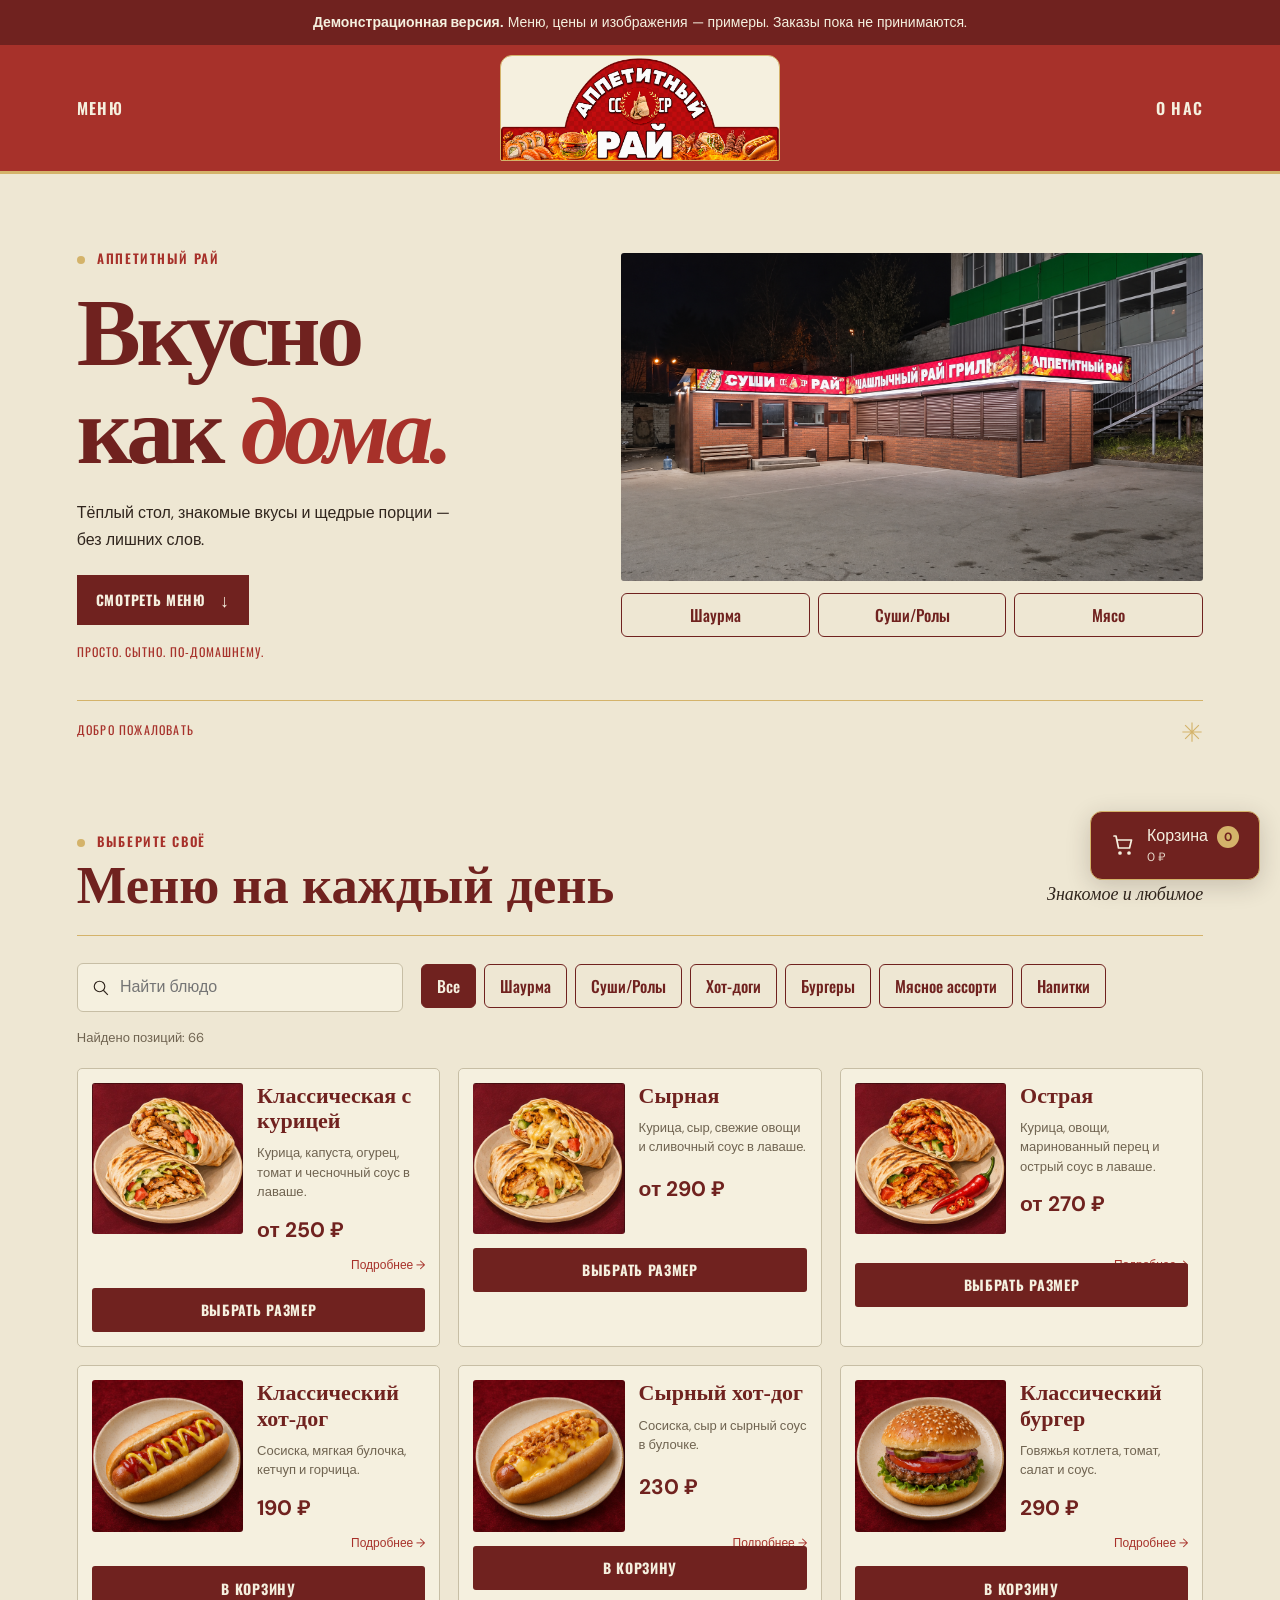
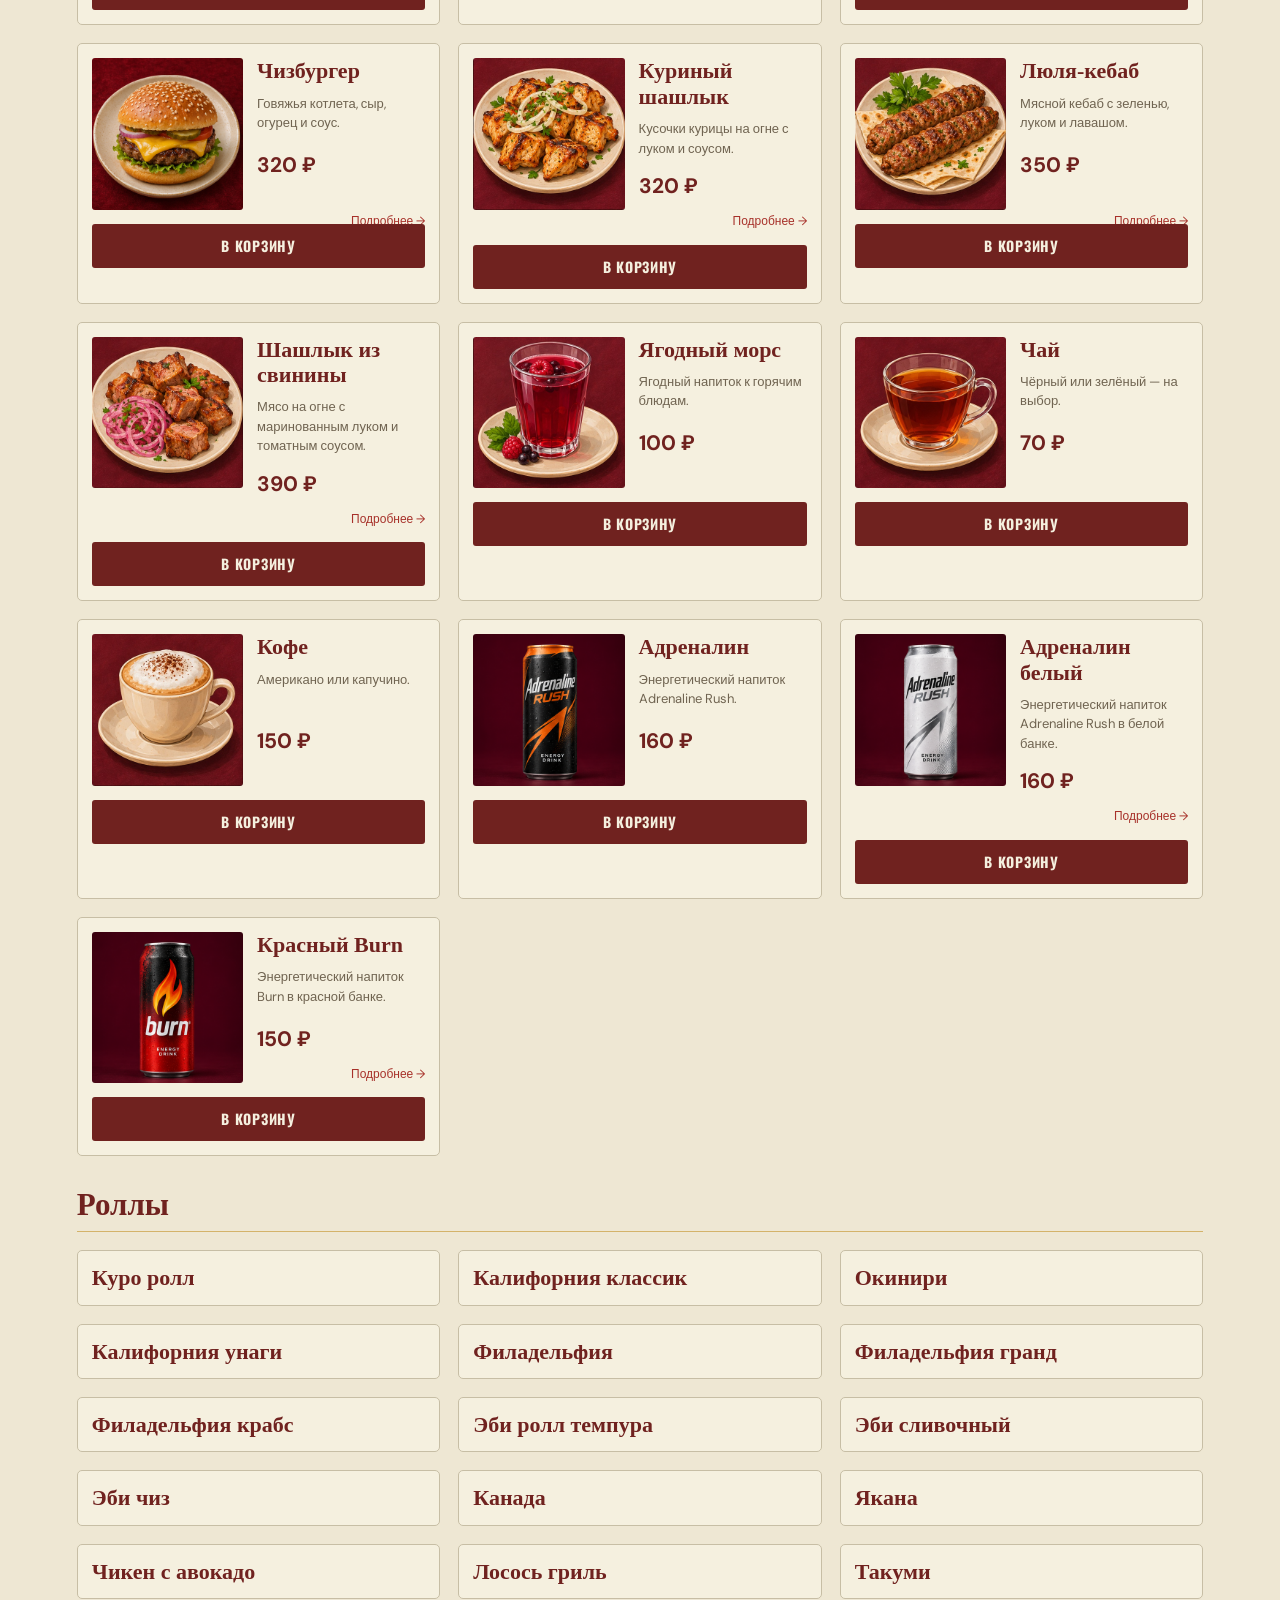
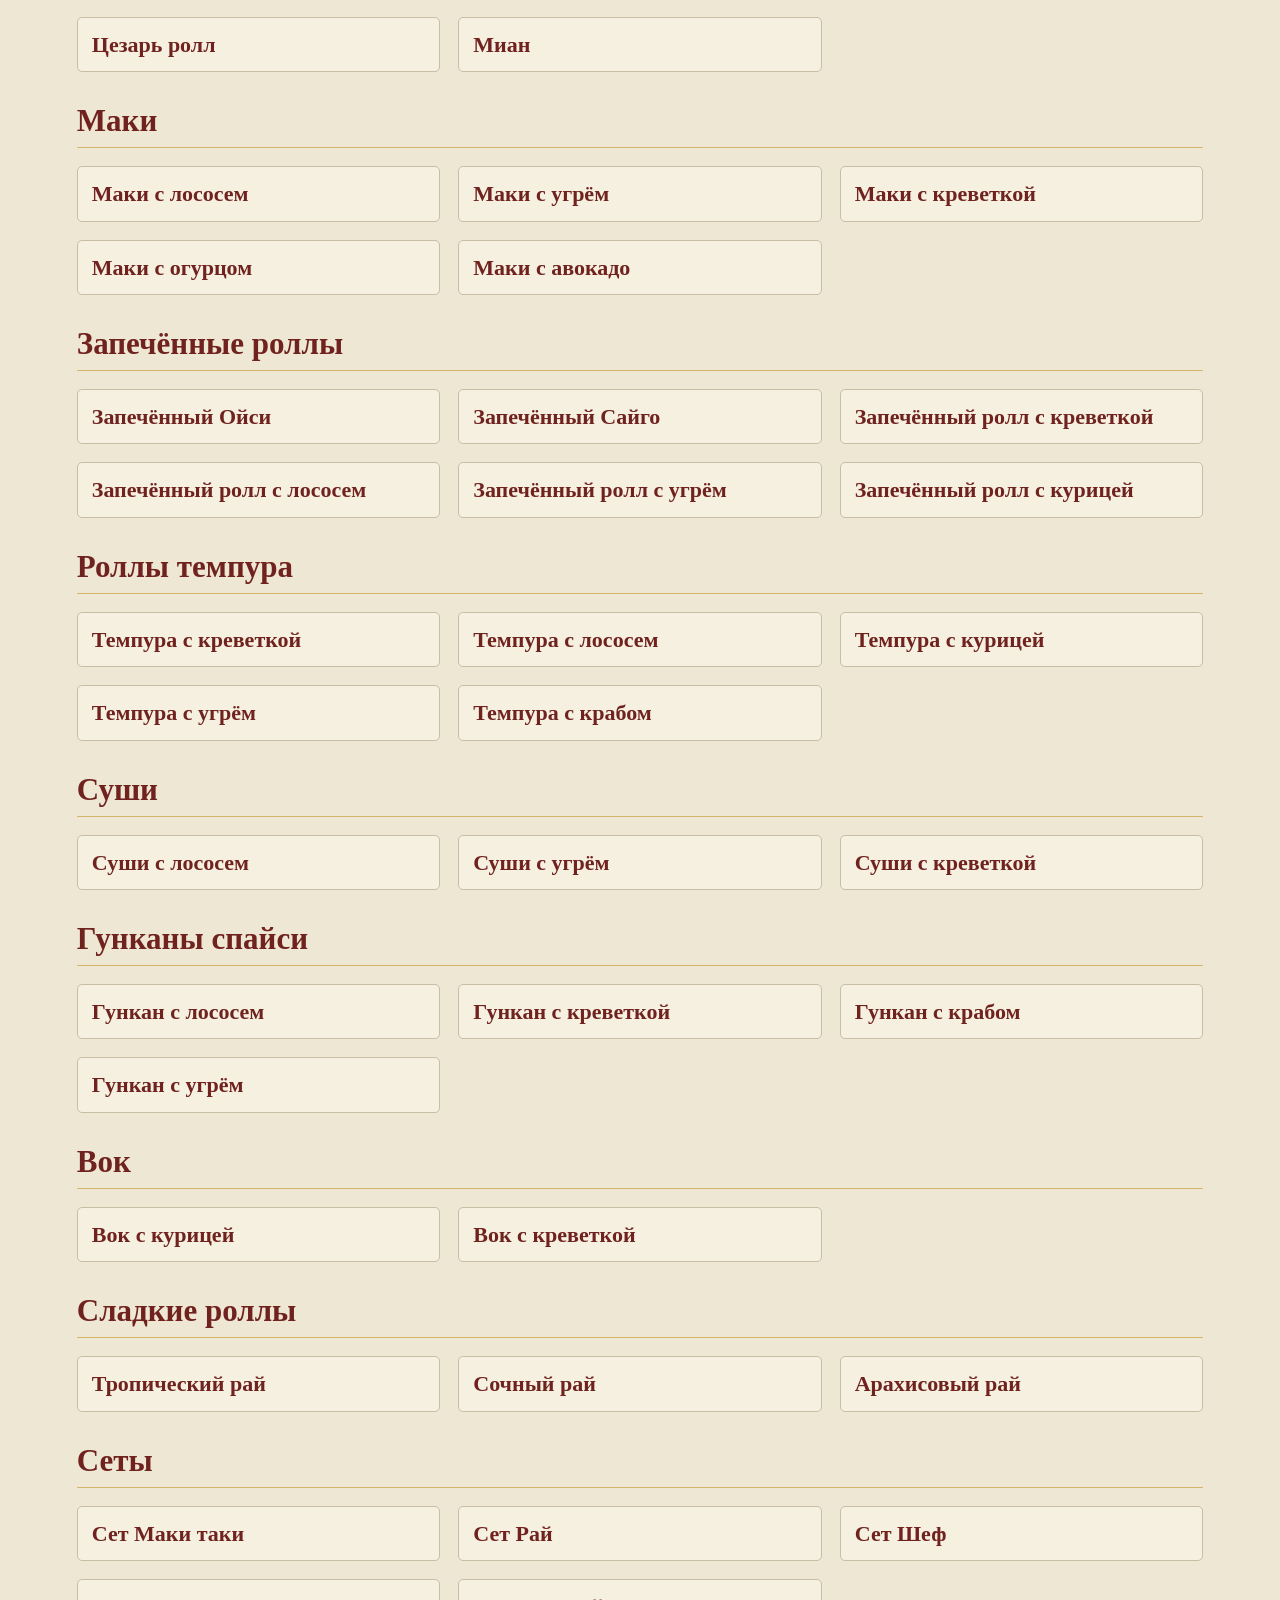
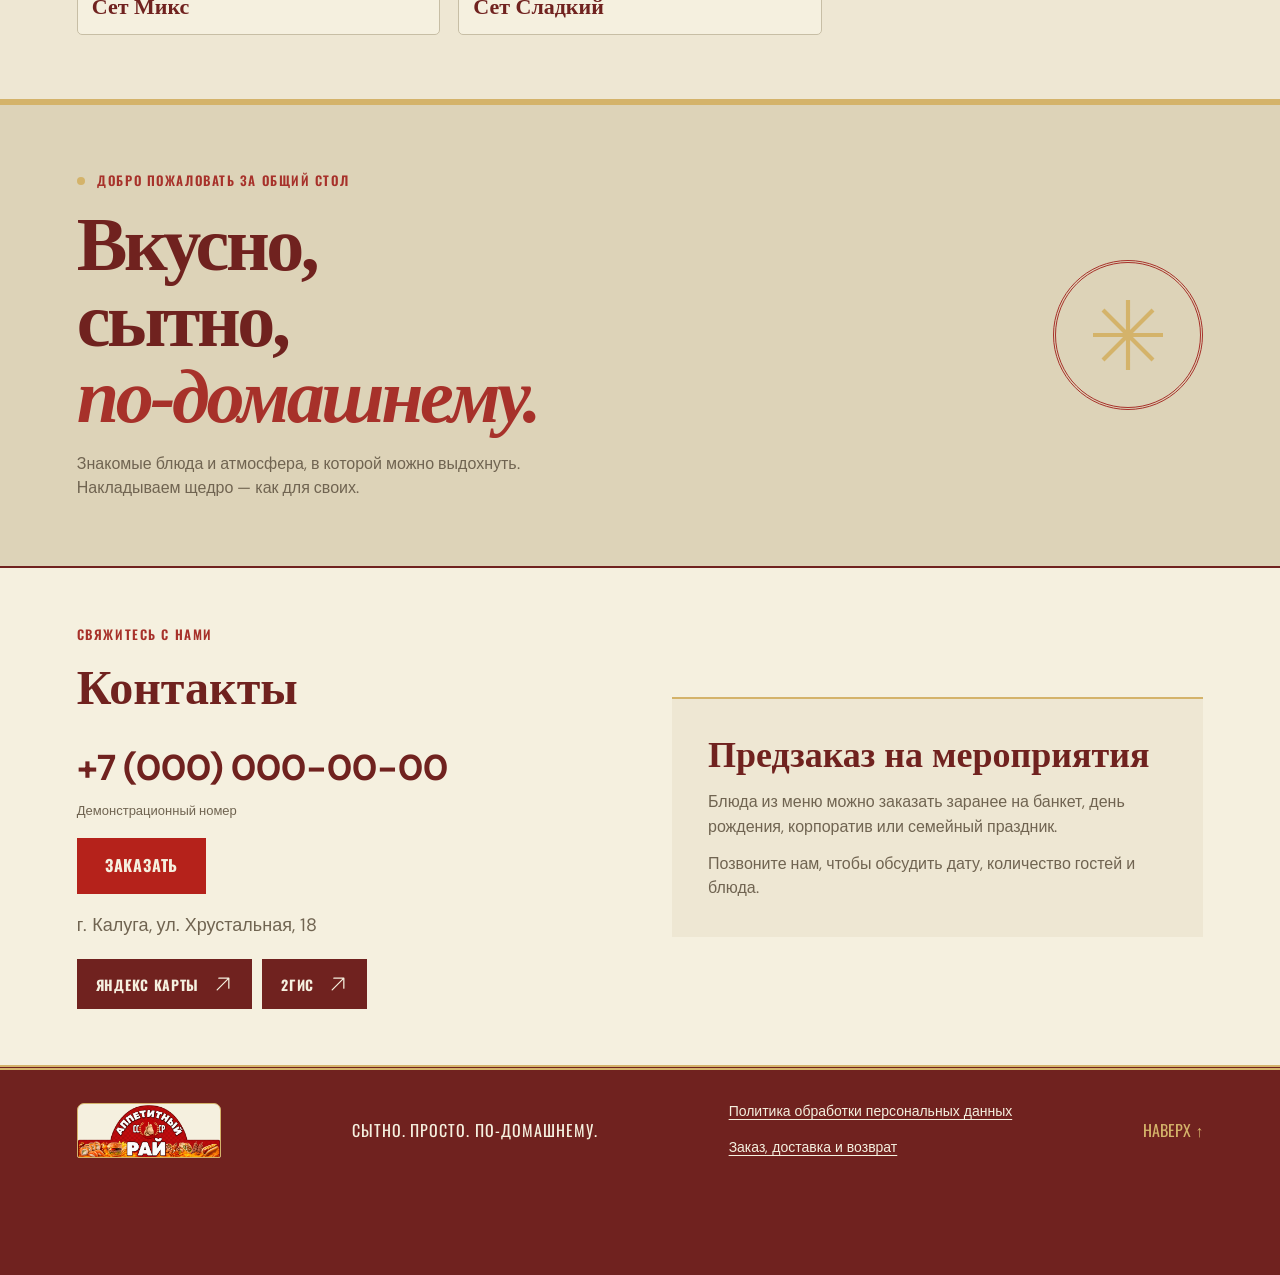
<file: index.html>
<!doctype html>
<html lang="ru">
<head>
  <meta charset="utf-8">
  <meta name="viewport" content="width=device-width, initial-scale=1">
  <meta name="theme-color" content="#a7312a">
  <meta name="description" content="Демонстрационная версия сайта Аппетитный рай. Меню, цены и изображения приведены для примера. Заказы не принимаются.">
  <title>Аппетитный рай — демонстрационная версия</title>
  <link rel="stylesheet" href="styles.css?v=20261116-sushi-rolls">
  <script src="script.js?v=20261116-sushi-rolls" defer></script>
</head>
<body>
  <a class="skip-link" href="#main">Перейти к содержимому</a>
  <aside class="demo-banner" aria-label="Статус сайта"><strong>Демонстрационная версия.</strong> Меню, цены и изображения — примеры. Заказы пока не принимаются.</aside>
  <header class="site-header">
    <div class="nav-wrap">
      <a class="nav-link" href="#categories">Меню</a>
      <a class="brand" href="#home" aria-label="Аппетитный рай — на главную">
        <img src="logo-expanded.png" alt="Аппетитный рай" width="1280" height="641">
      </a>
      <a class="nav-link" href="#about">О нас</a>
      <button class="menu-toggle" type="button" aria-expanded="false" aria-controls="primary-nav" aria-label="Открыть меню">
        <span></span><span></span>
      </button>
      <nav class="primary-nav" id="primary-nav" aria-label="Основная навигация">
        <a href="#categories">Меню</a>
        <a href="#about">О нас</a>
      </nav>
    </div>
  </header>
  <main id="main">
    <section class="hero" id="home" aria-labelledby="hero-title">
      <div class="hero-content">
        <p class="eyebrow"><span></span> Аппетитный рай</p>
        <h1 id="hero-title">Вкусно<br>как <em>дома.</em></h1>
        <p class="hero-copy">Тёплый стол, знакомые вкусы и щедрые порции — без лишних слов.</p>
        <a class="button" href="#categories">Смотреть меню <span aria-hidden="true">↓</span></a>
        <p class="hero-note">Просто. Сытно. По-домашнему.</p>
      </div>
      <div class="hero-visual">
        <img src="venue-exterior-retouched.png" alt="Фасад и вход в заведение «Аппетитный рай»" width="1672" height="941" fetchpriority="high">
        <nav class="hero-menu" aria-label="Популярное в меню">
          <a href="#categories" data-menu-filter="shawarma">Шаурма</a>
          <a href="#categories" data-menu-filter="sushi-rolls">Суши/Ролы</a>
          <a href="#categories" data-menu-filter="meat">Мясо</a>
        </nav>
      </div>
      <div class="hero-bottom"><span>Добро пожаловать</span><span aria-hidden="true"><svg class="spark" viewBox="0 0 48 48" width="24" height="24" fill="none" stroke="currentColor" stroke-width="2.5" aria-hidden="true" focusable="false"><path d="M24 3v42M3 24h42M9 9l30 30M9 39 39 9"/></svg></span></div>
    </section>

    <section class="categories section-pad" id="categories" aria-labelledby="categories-title">
      <div class="section-heading">
        <div><p class="eyebrow"><span></span> Выберите своё</p><h2 id="categories-title">Меню на каждый день</h2></div>
        <p>Знакомое и любимое</p>
      </div>
      <div class="menu-toolbar">
        <label class="menu-search"><svg viewBox="0 0 24 24" width="20" height="20" fill="none" stroke="currentColor" stroke-width="1.5" aria-hidden="true"><circle cx="10" cy="10" r="7"/><path d="m15 15 6 6"/></svg><span class="sr-only">Найти блюдо по названию или составу</span><input id="menu-search" type="search" placeholder="Найти блюдо" autocomplete="off" aria-controls="menu-items"></label>
        <div class="menu-tabs" role="group" aria-label="Категории меню">
          <button type="button" class="menu-tab is-active" data-filter="all" aria-pressed="true" aria-controls="menu-items">Все</button>
          <button type="button" class="menu-tab" data-filter="shawarma" aria-pressed="false" aria-controls="menu-items">Шаурма</button>
          <button type="button" class="menu-tab" data-filter="sushi-rolls" aria-pressed="false" aria-controls="menu-items">Суши/Ролы</button>
          <button type="button" class="menu-tab" data-filter="hotdogs" aria-pressed="false" aria-controls="menu-items">Хот-доги</button>
          <button type="button" class="menu-tab" data-filter="burgers" aria-pressed="false" aria-controls="menu-items">Бургеры</button>
          <button type="button" class="menu-tab" data-filter="meat" aria-pressed="false" aria-controls="menu-items">Мясное ассорти</button>
          <button type="button" class="menu-tab" data-filter="drinks" aria-pressed="false" aria-controls="menu-items">Напитки</button>
        </div>
      </div>
      <p class="menu-results" id="menu-results" role="status" aria-live="polite"></p>
      <ul class="menu-items" id="menu-items">
<li class="menu-item" data-category="shawarma" data-dish-id="dish-1" data-price="250" data-large-price="310"><div class="menu-photo" role="img" aria-label="Классическая с курицей — демонстрационное изображение" style="background-position: 0% 0%"></div><div class="menu-item-copy"><h4 id="dish-1-title">Классическая с курицей</h4><p>Курица, капуста, огурец, томат и чесночный соус в лаваше.</p><strong class="menu-price">от 250 ₽</strong></div><button class="button cart-add size-choice" type="button" aria-haspopup="dialog" aria-controls="dish-dialog" aria-label="Выбрать размер: Классическая с курицей">Выбрать размер</button><button class="menu-item-open" type="button" aria-haspopup="dialog" aria-controls="dish-dialog" aria-labelledby="dish-1-title dish-1-action"><span id="dish-1-action">Подробнее →</span></button></li>
<li class="menu-item" data-category="shawarma" data-dish-id="dish-2" data-price="290" data-large-price="350"><div class="menu-photo" role="img" aria-label="Сырная — демонстрационное изображение" style="background-position: 50% 0%"></div><div class="menu-item-copy"><h4 id="dish-2-title">Сырная</h4><p>Курица, сыр, свежие овощи и сливочный соус в лаваше.</p><strong class="menu-price">от 290 ₽</strong></div><button class="button cart-add size-choice" type="button" aria-haspopup="dialog" aria-controls="dish-dialog" aria-label="Выбрать размер: Сырная">Выбрать размер</button><button class="menu-item-open" type="button" aria-haspopup="dialog" aria-controls="dish-dialog" aria-labelledby="dish-2-title dish-2-action"><span id="dish-2-action">Подробнее →</span></button></li>
<li class="menu-item" data-category="shawarma" data-dish-id="dish-3" data-price="270" data-large-price="330"><div class="menu-photo" role="img" aria-label="Острая — демонстрационное изображение" style="background-position: 100% 0%"></div><div class="menu-item-copy"><h4 id="dish-3-title">Острая</h4><p>Курица, овощи, маринованный перец и острый соус в лаваше.</p><strong class="menu-price">от 270 ₽</strong></div><button class="button cart-add size-choice" type="button" aria-haspopup="dialog" aria-controls="dish-dialog" aria-label="Выбрать размер: Острая">Выбрать размер</button><button class="menu-item-open" type="button" aria-haspopup="dialog" aria-controls="dish-dialog" aria-labelledby="dish-3-title dish-3-action"><span id="dish-3-action">Подробнее →</span></button></li>
<li class="menu-item" data-category="hotdogs" data-dish-id="dish-15" data-price="190"><div class="menu-photo" role="img" aria-label="Классический хот-дог — демонстрационное изображение" style="background-image: url('menu-extra-demo.png'); background-position: 100% 50%"></div><div class="menu-item-copy"><h4 id="dish-15-title">Классический хот-дог</h4><p>Сосиска, мягкая булочка, кетчуп и горчица.</p><strong class="menu-price">190 ₽</strong></div><button class="button cart-add" type="button" aria-label="В корзину: Классический хот-дог">В корзину</button><button class="menu-item-open" type="button" aria-haspopup="dialog" aria-controls="dish-dialog" aria-labelledby="dish-15-title dish-15-action"><span id="dish-15-action">Подробнее →</span></button></li>
<li class="menu-item" data-category="hotdogs" data-dish-id="dish-16" data-price="230"><div class="menu-photo" role="img" aria-label="Сырный хот-дог — демонстрационное изображение" style="background-image: url('menu-extra-demo.png'); background-position: 0% 100%"></div><div class="menu-item-copy"><h4 id="dish-16-title">Сырный хот-дог</h4><p>Сосиска, сыр и сырный соус в булочке.</p><strong class="menu-price">230 ₽</strong></div><button class="button cart-add" type="button" aria-label="В корзину: Сырный хот-дог">В корзину</button><button class="menu-item-open" type="button" aria-haspopup="dialog" aria-controls="dish-dialog" aria-labelledby="dish-16-title dish-16-action"><span id="dish-16-action">Подробнее →</span></button></li>
<li class="menu-item" data-category="burgers" data-dish-id="dish-17" data-price="290"><div class="menu-photo" role="img" aria-label="Классический бургер — демонстрационное изображение" style="background-image: url('menu-extra-demo.png'); background-position: 50% 100%"></div><div class="menu-item-copy"><h4 id="dish-17-title">Классический бургер</h4><p>Говяжья котлета, томат, салат и соус.</p><strong class="menu-price">290 ₽</strong></div><button class="button cart-add" type="button" aria-label="В корзину: Классический бургер">В корзину</button><button class="menu-item-open" type="button" aria-haspopup="dialog" aria-controls="dish-dialog" aria-labelledby="dish-17-title dish-17-action"><span id="dish-17-action">Подробнее →</span></button></li>
<li class="menu-item" data-category="burgers" data-dish-id="dish-18" data-price="320"><div class="menu-photo" role="img" aria-label="Чизбургер — демонстрационное изображение" style="background-image: url('menu-extra-demo.png'); background-position: 100% 100%"></div><div class="menu-item-copy"><h4 id="dish-18-title">Чизбургер</h4><p>Говяжья котлета, сыр, огурец и соус.</p><strong class="menu-price">320 ₽</strong></div><button class="button cart-add" type="button" aria-label="В корзину: Чизбургер">В корзину</button><button class="menu-item-open" type="button" aria-haspopup="dialog" aria-controls="dish-dialog" aria-labelledby="dish-18-title dish-18-action"><span id="dish-18-action">Подробнее →</span></button></li>
<li class="menu-item" data-category="meat" data-dish-id="dish-7" data-price="320"><div class="menu-photo" role="img" aria-label="Куриный шашлык — демонстрационное изображение" style="background-position: 0% 100%"></div><div class="menu-item-copy"><h4 id="dish-7-title">Куриный шашлык</h4><p>Кусочки курицы на огне с луком и соусом.</p><strong class="menu-price">320 ₽</strong></div><button class="button cart-add" type="button" aria-label="В корзину: Куриный шашлык">В корзину</button><button class="menu-item-open" type="button" aria-haspopup="dialog" aria-controls="dish-dialog" aria-labelledby="dish-7-title dish-7-action"><span id="dish-7-action">Подробнее →</span></button></li>
<li class="menu-item" data-category="meat" data-dish-id="dish-8" data-price="350"><div class="menu-photo" role="img" aria-label="Люля-кебаб — демонстрационное изображение" style="background-position: 50% 100%"></div><div class="menu-item-copy"><h4 id="dish-8-title">Люля-кебаб</h4><p>Мясной кебаб с зеленью, луком и лавашом.</p><strong class="menu-price">350 ₽</strong></div><button class="button cart-add" type="button" aria-label="В корзину: Люля-кебаб">В корзину</button><button class="menu-item-open" type="button" aria-haspopup="dialog" aria-controls="dish-dialog" aria-labelledby="dish-8-title dish-8-action"><span id="dish-8-action">Подробнее →</span></button></li>
<li class="menu-item" data-category="meat" data-dish-id="dish-9" data-price="390"><div class="menu-photo" role="img" aria-label="Шашлык из свинины — демонстрационное изображение" style="background-position: 100% 100%"></div><div class="menu-item-copy"><h4 id="dish-9-title">Шашлык из свинины</h4><p>Мясо на огне с маринованным луком и томатным соусом.</p><strong class="menu-price">390 ₽</strong></div><button class="button cart-add" type="button" aria-label="В корзину: Шашлык из свинины">В корзину</button><button class="menu-item-open" type="button" aria-haspopup="dialog" aria-controls="dish-dialog" aria-labelledby="dish-9-title dish-9-action"><span id="dish-9-action">Подробнее →</span></button></li>
<li class="menu-item" data-category="drinks" data-dish-id="dish-4" data-price="100"><div class="menu-photo" role="img" aria-label="Ягодный морс — демонстрационное изображение" style="background-position: 0% 50%"></div><div class="menu-item-copy"><h4 id="dish-4-title">Ягодный морс</h4><p>Ягодный напиток к горячим блюдам.</p><strong class="menu-price">100 ₽</strong></div><button class="button cart-add" type="button" aria-label="В корзину: Ягодный морс">В корзину</button><button class="menu-item-open" type="button" aria-haspopup="dialog" aria-controls="dish-dialog" aria-labelledby="dish-4-title dish-4-action"><span id="dish-4-action">Подробнее →</span></button></li>
<li class="menu-item" data-category="drinks" data-dish-id="dish-5" data-price="70"><div class="menu-photo" role="img" aria-label="Чай — демонстрационное изображение" style="background-position: 50% 50%"></div><div class="menu-item-copy"><h4 id="dish-5-title">Чай</h4><p>Чёрный или зелёный — на выбор.</p><strong class="menu-price">70 ₽</strong></div><button class="button cart-add" type="button" aria-label="В корзину: Чай">В корзину</button><button class="menu-item-open" type="button" aria-haspopup="dialog" aria-controls="dish-dialog" aria-labelledby="dish-5-title dish-5-action"><span id="dish-5-action">Подробнее →</span></button></li>
<li class="menu-item" data-category="drinks" data-dish-id="dish-6" data-price="150"><div class="menu-photo" role="img" aria-label="Кофе — демонстрационное изображение" style="background-position: 100% 50%"></div><div class="menu-item-copy"><h4 id="dish-6-title">Кофе</h4><p>Американо или капучино.</p><strong class="menu-price">150 ₽</strong></div><button class="button cart-add" type="button" aria-label="В корзину: Кофе">В корзину</button><button class="menu-item-open" type="button" aria-haspopup="dialog" aria-controls="dish-dialog" aria-labelledby="dish-6-title dish-6-action"><span id="dish-6-action">Подробнее →</span></button></li>
        <li class="menu-item" data-category="drinks" data-dish-id="dish-19" data-price="160">
          <div class="menu-photo" role="img" aria-label="Адреналин — демонстрационное изображение" style="background-image: url('energy-drinks-demo.png'); background-position: 0% 0%"></div>
          <div class="menu-item-copy"><h4 id="dish-19-title">Адреналин</h4><p>Энергетический напиток Adrenaline Rush.</p><strong class="menu-price">160 ₽</strong></div>
          <button class="button cart-add" type="button" aria-label="В корзину: Адреналин">В корзину</button>
          <button class="menu-item-open" type="button" aria-haspopup="dialog" aria-controls="dish-dialog" aria-labelledby="dish-19-title dish-19-action"><span id="dish-19-action">Подробнее →</span></button>
        </li>
        <li class="menu-item" data-category="drinks" data-dish-id="dish-20" data-price="160">
          <div class="menu-photo" role="img" aria-label="Адреналин белый — демонстрационное изображение" style="background-image: url('energy-drinks-demo.png'); background-position: 50% 0%"></div>
          <div class="menu-item-copy"><h4 id="dish-20-title">Адреналин белый</h4><p>Энергетический напиток Adrenaline Rush в белой банке.</p><strong class="menu-price">160 ₽</strong></div>
          <button class="button cart-add" type="button" aria-label="В корзину: Адреналин белый">В корзину</button>
          <button class="menu-item-open" type="button" aria-haspopup="dialog" aria-controls="dish-dialog" aria-labelledby="dish-20-title dish-20-action"><span id="dish-20-action">Подробнее →</span></button>
        </li>
        <li class="menu-item" data-category="drinks" data-dish-id="dish-21" data-price="150">
          <div class="menu-photo" role="img" aria-label="Красный Burn — демонстрационное изображение" style="background-image: url('energy-drinks-demo.png'); background-position: 100% 0%"></div>
          <div class="menu-item-copy"><h4 id="dish-21-title">Красный Burn</h4><p>Энергетический напиток Burn в красной банке.</p><strong class="menu-price">150 ₽</strong></div>
          <button class="button cart-add" type="button" aria-label="В корзину: Красный Burn">В корзину</button>
          <button class="menu-item-open" type="button" aria-haspopup="dialog" aria-controls="dish-dialog" aria-labelledby="dish-21-title dish-21-action"><span id="dish-21-action">Подробнее →</span></button>
        </li>
        <li class="menu-group-heading" data-menu-group="rolls"><h3>Роллы</h3></li>
        <li class="menu-item menu-item-name" data-category="sushi-rolls" data-menu-group="rolls"><div class="menu-item-copy"><h4>Куро ролл</h4></div></li>
        <li class="menu-item menu-item-name" data-category="sushi-rolls" data-menu-group="rolls"><div class="menu-item-copy"><h4>Калифорния классик</h4></div></li>
        <li class="menu-item menu-item-name" data-category="sushi-rolls" data-menu-group="rolls"><div class="menu-item-copy"><h4>Окинири</h4></div></li>
        <li class="menu-item menu-item-name" data-category="sushi-rolls" data-menu-group="rolls"><div class="menu-item-copy"><h4>Калифорния унаги</h4></div></li>
        <li class="menu-item menu-item-name" data-category="sushi-rolls" data-menu-group="rolls"><div class="menu-item-copy"><h4>Филадельфия</h4></div></li>
        <li class="menu-item menu-item-name" data-category="sushi-rolls" data-menu-group="rolls"><div class="menu-item-copy"><h4>Филадельфия гранд</h4></div></li>
        <li class="menu-item menu-item-name" data-category="sushi-rolls" data-menu-group="rolls"><div class="menu-item-copy"><h4>Филадельфия крабс</h4></div></li>
        <li class="menu-item menu-item-name" data-category="sushi-rolls" data-menu-group="rolls"><div class="menu-item-copy"><h4>Эби ролл темпура</h4></div></li>
        <li class="menu-item menu-item-name" data-category="sushi-rolls" data-menu-group="rolls"><div class="menu-item-copy"><h4>Эби сливочный</h4></div></li>
        <li class="menu-item menu-item-name" data-category="sushi-rolls" data-menu-group="rolls"><div class="menu-item-copy"><h4>Эби чиз</h4></div></li>
        <li class="menu-item menu-item-name" data-category="sushi-rolls" data-menu-group="rolls"><div class="menu-item-copy"><h4>Канада</h4></div></li>
        <li class="menu-item menu-item-name" data-category="sushi-rolls" data-menu-group="rolls"><div class="menu-item-copy"><h4>Якана</h4></div></li>
        <li class="menu-item menu-item-name" data-category="sushi-rolls" data-menu-group="rolls"><div class="menu-item-copy"><h4>Чикен с авокадо</h4></div></li>
        <li class="menu-item menu-item-name" data-category="sushi-rolls" data-menu-group="rolls"><div class="menu-item-copy"><h4>Лосось гриль</h4></div></li>
        <li class="menu-item menu-item-name" data-category="sushi-rolls" data-menu-group="rolls"><div class="menu-item-copy"><h4>Такуми</h4></div></li>
        <li class="menu-item menu-item-name" data-category="sushi-rolls" data-menu-group="rolls"><div class="menu-item-copy"><h4>Цезарь ролл</h4></div></li>
        <li class="menu-item menu-item-name" data-category="sushi-rolls" data-menu-group="rolls"><div class="menu-item-copy"><h4>Миан</h4></div></li>
        <li class="menu-group-heading" data-menu-group="maki"><h3>Маки</h3></li>
        <li class="menu-item menu-item-name" data-category="sushi-rolls" data-menu-group="maki"><div class="menu-item-copy"><h4>Маки с лососем</h4></div></li>
        <li class="menu-item menu-item-name" data-category="sushi-rolls" data-menu-group="maki"><div class="menu-item-copy"><h4>Маки с угрём</h4></div></li>
        <li class="menu-item menu-item-name" data-category="sushi-rolls" data-menu-group="maki"><div class="menu-item-copy"><h4>Маки с креветкой</h4></div></li>
        <li class="menu-item menu-item-name" data-category="sushi-rolls" data-menu-group="maki"><div class="menu-item-copy"><h4>Маки с огурцом</h4></div></li>
        <li class="menu-item menu-item-name" data-category="sushi-rolls" data-menu-group="maki"><div class="menu-item-copy"><h4>Маки с авокадо</h4></div></li>
        <li class="menu-group-heading" data-menu-group="baked"><h3>Запечённые роллы</h3></li>
        <li class="menu-item menu-item-name" data-category="sushi-rolls" data-menu-group="baked"><div class="menu-item-copy"><h4>Запечённый Ойси</h4></div></li>
        <li class="menu-item menu-item-name" data-category="sushi-rolls" data-menu-group="baked"><div class="menu-item-copy"><h4>Запечённый Сайго</h4></div></li>
        <li class="menu-item menu-item-name" data-category="sushi-rolls" data-menu-group="baked"><div class="menu-item-copy"><h4>Запечённый ролл с креветкой</h4></div></li>
        <li class="menu-item menu-item-name" data-category="sushi-rolls" data-menu-group="baked"><div class="menu-item-copy"><h4>Запечённый ролл с лососем</h4></div></li>
        <li class="menu-item menu-item-name" data-category="sushi-rolls" data-menu-group="baked"><div class="menu-item-copy"><h4>Запечённый ролл с угрём</h4></div></li>
        <li class="menu-item menu-item-name" data-category="sushi-rolls" data-menu-group="baked"><div class="menu-item-copy"><h4>Запечённый ролл с курицей</h4></div></li>
        <li class="menu-group-heading" data-menu-group="tempura"><h3>Роллы темпура</h3></li>
        <li class="menu-item menu-item-name" data-category="sushi-rolls" data-menu-group="tempura"><div class="menu-item-copy"><h4>Темпура с креветкой</h4></div></li>
        <li class="menu-item menu-item-name" data-category="sushi-rolls" data-menu-group="tempura"><div class="menu-item-copy"><h4>Темпура с лососем</h4></div></li>
        <li class="menu-item menu-item-name" data-category="sushi-rolls" data-menu-group="tempura"><div class="menu-item-copy"><h4>Темпура с курицей</h4></div></li>
        <li class="menu-item menu-item-name" data-category="sushi-rolls" data-menu-group="tempura"><div class="menu-item-copy"><h4>Темпура с угрём</h4></div></li>
        <li class="menu-item menu-item-name" data-category="sushi-rolls" data-menu-group="tempura"><div class="menu-item-copy"><h4>Темпура с крабом</h4></div></li>
        <li class="menu-group-heading" data-menu-group="sushi"><h3>Суши</h3></li>
        <li class="menu-item menu-item-name" data-category="sushi-rolls" data-menu-group="sushi"><div class="menu-item-copy"><h4>Суши с лососем</h4></div></li>
        <li class="menu-item menu-item-name" data-category="sushi-rolls" data-menu-group="sushi"><div class="menu-item-copy"><h4>Суши с угрём</h4></div></li>
        <li class="menu-item menu-item-name" data-category="sushi-rolls" data-menu-group="sushi"><div class="menu-item-copy"><h4>Суши с креветкой</h4></div></li>
        <li class="menu-group-heading" data-menu-group="gunkan"><h3>Гунканы спайси</h3></li>
        <li class="menu-item menu-item-name" data-category="sushi-rolls" data-menu-group="gunkan"><div class="menu-item-copy"><h4>Гункан с лососем</h4></div></li>
        <li class="menu-item menu-item-name" data-category="sushi-rolls" data-menu-group="gunkan"><div class="menu-item-copy"><h4>Гункан с креветкой</h4></div></li>
        <li class="menu-item menu-item-name" data-category="sushi-rolls" data-menu-group="gunkan"><div class="menu-item-copy"><h4>Гункан с крабом</h4></div></li>
        <li class="menu-item menu-item-name" data-category="sushi-rolls" data-menu-group="gunkan"><div class="menu-item-copy"><h4>Гункан с угрём</h4></div></li>
        <li class="menu-group-heading" data-menu-group="wok"><h3>Вок</h3></li>
        <li class="menu-item menu-item-name" data-category="sushi-rolls" data-menu-group="wok"><div class="menu-item-copy"><h4>Вок с курицей</h4></div></li>
        <li class="menu-item menu-item-name" data-category="sushi-rolls" data-menu-group="wok"><div class="menu-item-copy"><h4>Вок с креветкой</h4></div></li>
        <li class="menu-group-heading" data-menu-group="sweet"><h3>Сладкие роллы</h3></li>
        <li class="menu-item menu-item-name" data-category="sushi-rolls" data-menu-group="sweet"><div class="menu-item-copy"><h4>Тропический рай</h4></div></li>
        <li class="menu-item menu-item-name" data-category="sushi-rolls" data-menu-group="sweet"><div class="menu-item-copy"><h4>Сочный рай</h4></div></li>
        <li class="menu-item menu-item-name" data-category="sushi-rolls" data-menu-group="sweet"><div class="menu-item-copy"><h4>Арахисовый рай</h4></div></li>
        <li class="menu-group-heading" data-menu-group="sets"><h3>Сеты</h3></li>
        <li class="menu-item menu-item-name" data-category="sushi-rolls" data-menu-group="sets"><div class="menu-item-copy"><h4>Сет Маки таки</h4></div></li>
        <li class="menu-item menu-item-name" data-category="sushi-rolls" data-menu-group="sets"><div class="menu-item-copy"><h4>Сет Рай</h4></div></li>
        <li class="menu-item menu-item-name" data-category="sushi-rolls" data-menu-group="sets"><div class="menu-item-copy"><h4>Сет Шеф</h4></div></li>
        <li class="menu-item menu-item-name" data-category="sushi-rolls" data-menu-group="sets"><div class="menu-item-copy"><h4>Сет Микс</h4></div></li>
        <li class="menu-item menu-item-name" data-category="sushi-rolls" data-menu-group="sets"><div class="menu-item-copy"><h4>Сет Сладкий</h4></div></li>
      </ul>
      <p class="menu-empty" id="menu-empty" hidden>Ничего не найдено. Попробуйте другое название или выберите «Все».</p>
    </section>

    <section class="about" id="about" aria-labelledby="about-title">
      <div class="about-copy">
        <p class="eyebrow"><span></span> Добро пожаловать за общий стол</p>
        <h2 id="about-title">Вкусно,<br>сытно,<br><em>по-домашнему.</em></h2>
        <p>Знакомые блюда и атмосфера, в которой можно выдохнуть. Накладываем щедро — как для своих.</p>
      </div>
      <div class="about-mark" aria-hidden="true"><svg class="spark" viewBox="0 0 48 48" width="24" height="24" fill="none" stroke="currentColor" stroke-width="2.5" aria-hidden="true" focusable="false"><path d="M24 3v42M3 24h42M9 9l30 30M9 39 39 9"/></svg></div>
    </section>
    <section class="contacts section-pad" id="contacts" aria-labelledby="contacts-title">
      <div class="contact-copy">
      <p class="eyebrow">Свяжитесь с нами</p>
      <h2 id="contacts-title">Контакты</h2>
      <address><p class="contact-phone" aria-label="Демонстрационный номер телефона">+7 (000) 000-00-00</p><p class="contact-demo-note" id="contact-phone-note">Демонстрационный номер</p>
        <a class="button contact-order" href="tel:+70000000000" aria-describedby="contact-phone-note">Заказать</a>
        <p class="contact-address">г. Калуга, ул. Хрустальная, 18</p></address>
      <div class="contact-map-links" aria-label="Открыть адрес на карте">
        <a class="button" href="https://yandex.ru/maps/?mode=routes&amp;rtext=~%D0%9A%D0%B0%D0%BB%D1%83%D0%B3%D0%B0%2C+%D1%83%D0%BB%D0%B8%D1%86%D0%B0+%D0%A5%D1%80%D1%83%D1%81%D1%82%D0%B0%D0%BB%D1%8C%D0%BD%D0%B0%D1%8F%2C+18" target="_blank" rel="noopener noreferrer">Яндекс Карты <svg width="20" height="20" viewBox="0 0 24 24" fill="none" stroke="currentColor" stroke-width="1.5" stroke-linecap="round" stroke-linejoin="round" aria-hidden="true" focusable="false"><path d="M5 19 19 5M7 5h12v12"/></svg></a>
        <a class="button" href="https://2gis.ru/search/%D0%9A%D0%B0%D0%BB%D1%83%D0%B3%D0%B0%2C%20%D1%83%D0%BB%D0%B8%D1%86%D0%B0%20%D0%A5%D1%80%D1%83%D1%81%D1%82%D0%B0%D0%BB%D1%8C%D0%BD%D0%B0%D1%8F%2C%2018" target="_blank" rel="noopener noreferrer">2ГИС <svg width="20" height="20" viewBox="0 0 24 24" fill="none" stroke="currentColor" stroke-width="1.5" stroke-linecap="round" stroke-linejoin="round" aria-hidden="true" focusable="false"><path d="M5 19 19 5M7 5h12v12"/></svg></a>
      </div>
      </div>
      <section class="contact-preorder" aria-labelledby="preorder-title">
        <h3 id="preorder-title">Предзаказ на мероприятия</h3>
        <p>Блюда из меню можно заказать заранее на банкет, день рождения, корпоратив или семейный праздник.</p>
        <p>Позвоните нам, чтобы обсудить дату, количество гостей и блюда.</p>
      </section>
    </section>
  </main>
  <dialog class="dish-dialog" id="dish-dialog" aria-labelledby="dish-dialog-title" aria-describedby="dish-dialog-description">
    <div class="dish-dialog-panel">
      <form method="dialog" class="dish-dialog-close"><button type="submit" aria-label="Закрыть подробности" autofocus><svg width="22" height="22" viewBox="0 0 24 24" fill="none" stroke="currentColor" stroke-width="2" aria-hidden="true"><path d="m6 6 12 12M6 18 18 6"/></svg></button></form>
      <div class="menu-photo dish-dialog-photo" role="img"></div>
      <div class="dish-dialog-copy">
        <h2 id="dish-dialog-title"></h2>
        <p class="eyebrow">Состав и описание</p>
        <p id="dish-dialog-description"></p>
        <label class="dish-size" hidden>
          Размер
          <select id="dish-size">
            <option value="">Средняя</option>
            <option value="-large">Большая</option>
          </select>
        </label>
        <strong class="menu-price dish-dialog-price" aria-live="polite"></strong>
        <button class="button" id="dish-add-to-cart" type="button">Добавить в корзину</button>
        <p id="dish-cart-status" role="status"></p>
      </div>
    </div>
  </dialog>

  <footer class="site-footer">
    <a class="footer-brand" href="#home" aria-label="Аппетитный рай — на главную"><img src="logo-expanded.png" alt="" width="1280" height="641"></a>
    <p>Сытно. Просто. По-домашнему.</p>
    <nav class="footer-documents" aria-label="Документы">
      <a href="privacy.html">Политика обработки персональных данных</a>
      <a href="ordering.html">Заказ, доставка и возврат</a>
    </nav>
    <a href="#home">Наверх ↑</a>
  </footer>
  <button id="cart-toggle" class="cart-toggle" type="button" aria-haspopup="dialog" aria-controls="cart-dialog" aria-label="Открыть корзину">
    <svg width="24" height="24" viewBox="0 0 24 24" fill="none" stroke="currentColor" stroke-width="1.7" aria-hidden="true"><path d="M3 3h2l2.5 12h11l2-8H6M9 20h.01M18 20h.01" stroke-linecap="round" stroke-linejoin="round"/><circle cx="9" cy="20" r="1"/><circle cx="18" cy="20" r="1"/></svg>
    <span>Корзина <span id="cart-count">0</span><small id="cart-button-total">0 ₽</small></span>
  </button>
  <p class="sr-only" id="cart-status" role="status"></p>
  <dialog class="cart-dialog" id="cart-dialog" aria-labelledby="cart-title" aria-describedby="cart-demo-note">
    <div class="cart-panel">
      <header class="cart-header"><h2 id="cart-title">Ваша корзина</h2><form method="dialog"><button id="cart-close" class="cart-close" aria-label="Закрыть корзину" autofocus>×</button></form></header>
      <p id="cart-empty">Корзина пока пуста. Добавьте блюда из меню.</p>
      <ul id="cart-list" class="cart-list"></ul>
      <div id="cart-summary" class="cart-summary" aria-live="polite" aria-atomic="true" hidden><span>Итого</span><strong id="cart-total">0 ₽</strong></div>
      <p class="cart-demo-note">При заказе свыше 3 000 ₽ доставка бесплатно.</p>
      <div id="cart-checkout" class="cart-checkout" hidden>
        <a id="cart-call" class="button" href="tel:+70000000000" aria-describedby="cart-call-note cart-call-placeholder">Позвонить и заказать</a>
        <p id="cart-call-placeholder">Демонстрационный номер: +7(000)000-00-00. Для реального звонка нужен номер заведения.</p>
        <p id="cart-call-note">Назовите сотруднику блюда и количество из корзины. Заказ подтверждается во время звонка.</p>
      </div>
      <p id="cart-demo-note" class="cart-demo-note">Демонстрационная корзина. Цены приведены для примера.</p>
    </div>
  </dialog>
  <template id="cart-row-template">
    <li class="cart-row">
      <div class="cart-item-info"><div class="menu-photo cart-item-photo" aria-hidden="true"></div><div class="cart-item-text"><h3 class="cart-item-title"></h3><p class="cart-item-price"></p></div></div>
      <div class="cart-row-actions"><div class="cart-counter"><button type="button" data-cart-action="minus">−</button><span class="cart-quantity"></span><button type="button" data-cart-action="plus">+</button></div><button class="cart-remove" type="button" data-cart-action="remove">Удалить</button></div>
    </li>
  </template>
</body>
</html>
</file>
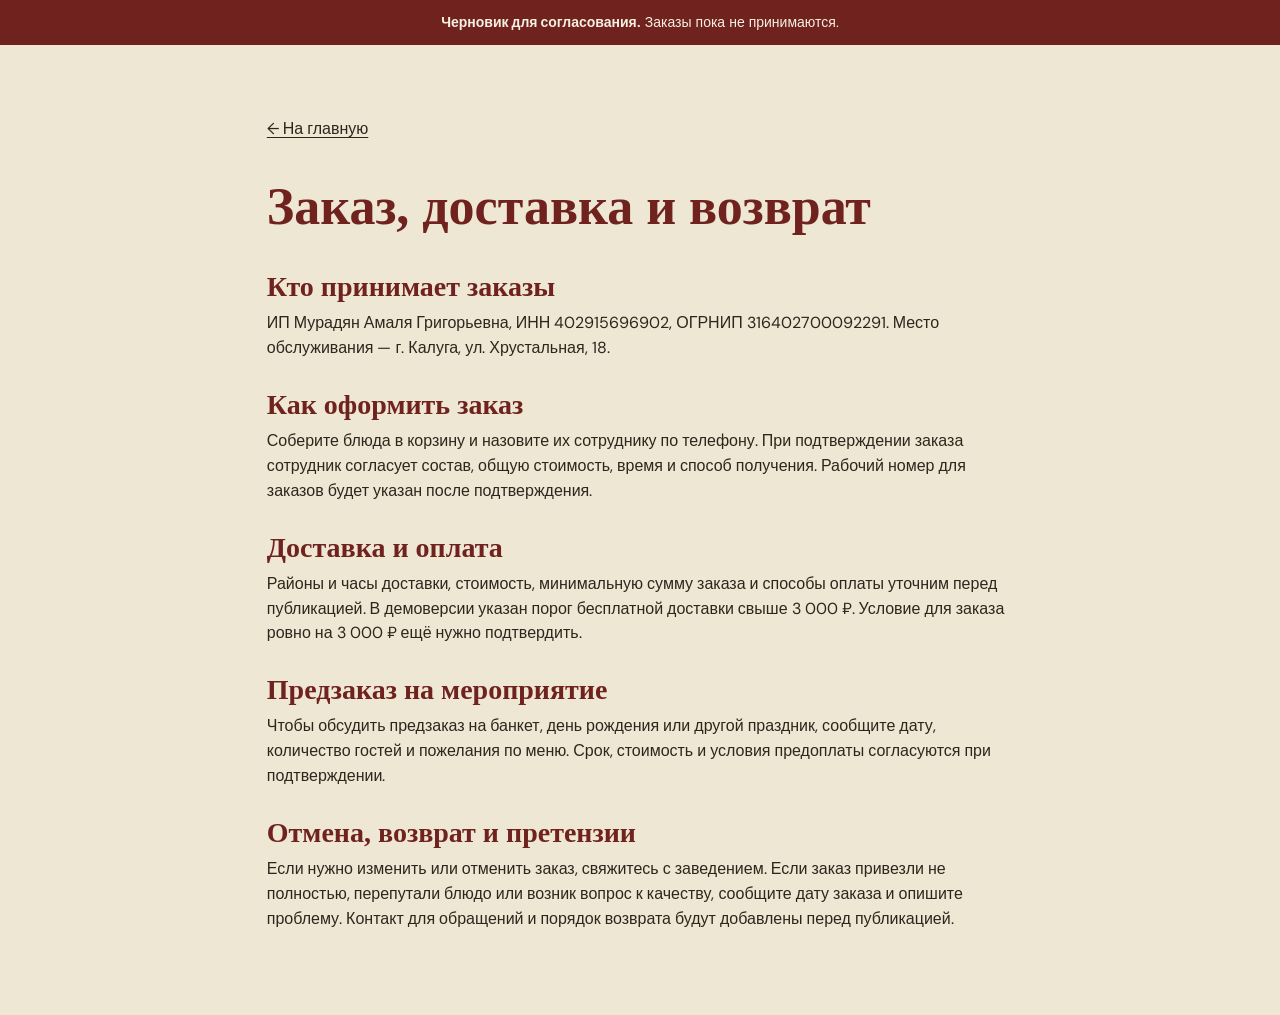
<file: ordering.html>
<!doctype html>
<html lang="ru">
<head>
  <meta charset="utf-8">
  <meta name="viewport" content="width=device-width, initial-scale=1">
  <meta name="robots" content="noindex">
  <title>Заказ, доставка и возврат — Аппетитный рай</title>
  <link rel="stylesheet" href="styles.css?v=20261116-legal-drafts">
</head>
<body>
  <aside class="demo-banner" aria-label="Статус документа"><strong>Черновик для согласования.</strong> Заказы пока не принимаются.</aside>
  <main class="document-page">
    <a href="index.html">← На главную</a>
    <h1>Заказ, доставка и возврат</h1>
    <h2>Кто принимает заказы</h2>
    <p>ИП Мурадян Амаля Григорьевна, ИНН 402915696902, ОГРНИП 316402700092291. Место обслуживания — г. Калуга, ул. Хрустальная, 18.</p>
    <h2>Как оформить заказ</h2>
    <p>Соберите блюда в корзину и назовите их сотруднику по телефону. При подтверждении заказа сотрудник согласует состав, общую стоимость, время и способ получения. Рабочий номер для заказов будет указан после подтверждения.</p>
    <h2>Доставка и оплата</h2>
    <p>Районы и часы доставки, стоимость, минимальную сумму заказа и способы оплаты уточним перед публикацией. В демоверсии указан порог бесплатной доставки свыше 3 000 ₽. Условие для заказа ровно на 3 000 ₽ ещё нужно подтвердить.</p>
    <h2>Предзаказ на мероприятие</h2>
    <p>Чтобы обсудить предзаказ на банкет, день рождения или другой праздник, сообщите дату, количество гостей и пожелания по меню. Срок, стоимость и условия предоплаты согласуются при подтверждении.</p>
    <h2>Отмена, возврат и претензии</h2>
    <p>Если нужно изменить или отменить заказ, свяжитесь с заведением. Если заказ привезли не полностью, перепутали блюдо или возник вопрос к качеству, сообщите дату заказа и опишите проблему. Контакт для обращений и порядок возврата будут добавлены перед публикацией.</p>
  </main>
</body>
</html>
</file>
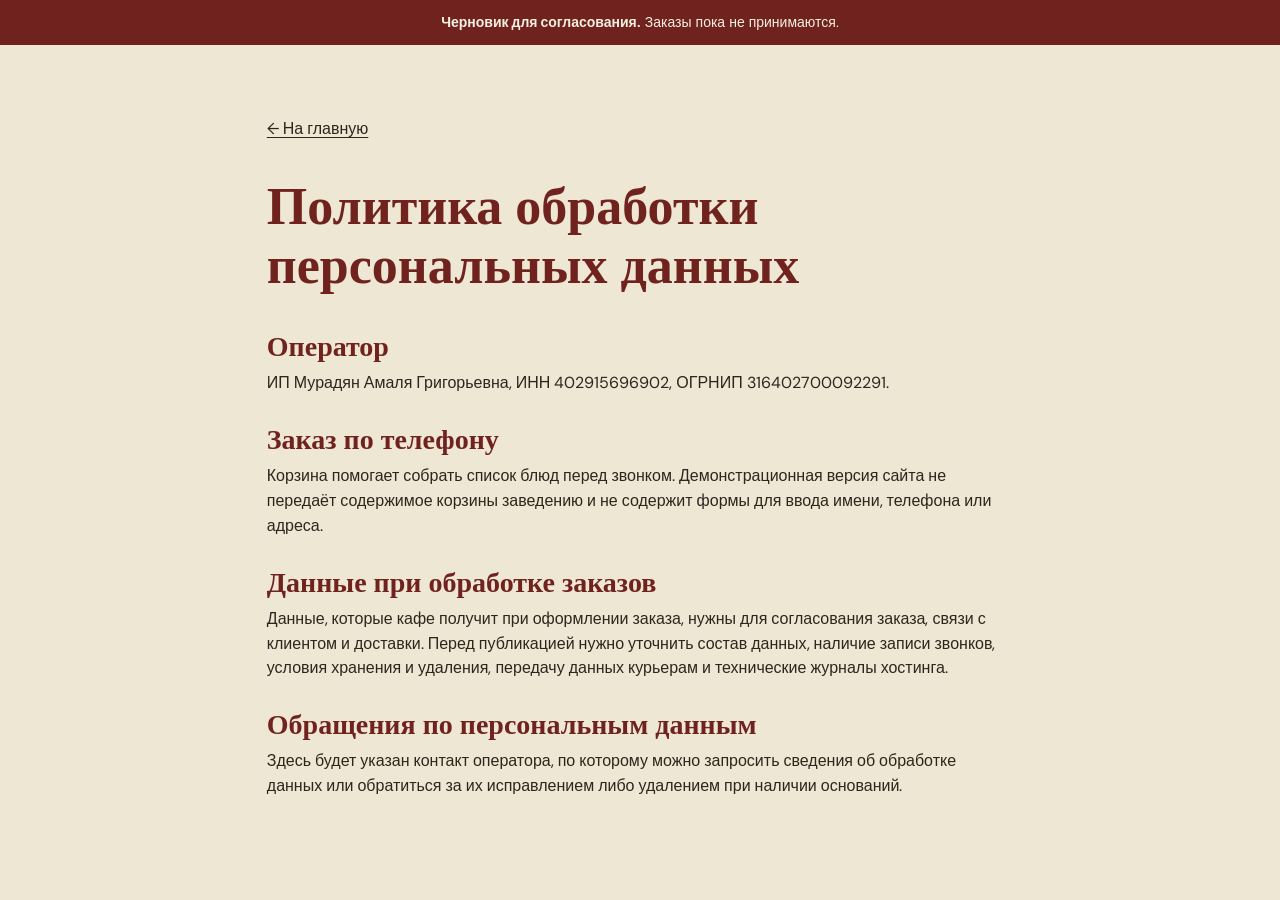
<file: privacy.html>
<!doctype html>
<html lang="ru">
<head>
  <meta charset="utf-8">
  <meta name="viewport" content="width=device-width, initial-scale=1">
  <meta name="robots" content="noindex">
  <title>Политика обработки персональных данных — Аппетитный рай</title>
  <link rel="stylesheet" href="styles.css?v=20261116-legal-drafts">
</head>
<body>
  <aside class="demo-banner" aria-label="Статус документа"><strong>Черновик для согласования.</strong> Заказы пока не принимаются.</aside>
  <main class="document-page">
    <a href="index.html">← На главную</a>
    <h1>Политика обработки персональных данных</h1>
    <h2>Оператор</h2>
    <p>ИП Мурадян Амаля Григорьевна, ИНН 402915696902, ОГРНИП 316402700092291.</p>
    <h2>Заказ по телефону</h2>
    <p>Корзина помогает собрать список блюд перед звонком. Демонстрационная версия сайта не передаёт содержимое корзины заведению и не содержит формы для ввода имени, телефона или адреса.</p>
    <h2>Данные при обработке заказов</h2>
    <p>Данные, которые кафе получит при оформлении заказа, нужны для согласования заказа, связи с клиентом и доставки. Перед публикацией нужно уточнить состав данных, наличие записи звонков, условия хранения и удаления, передачу данных курьерам и технические журналы хостинга.</p>
    <h2>Обращения по персональным данным</h2>
    <p>Здесь будет указан контакт оператора, по которому можно запросить сведения об обработке данных или обратиться за их исправлением либо удалением при наличии оснований.</p>
  </main>
</body>
</html>
</file>
<file: styles.css>
@font-face {
  font-family: 'DM Sans';
  src: url('dm-sans.ttf') format('truetype');
  font-style: normal;
  font-weight: 100 1000;
  font-display: swap;
}
@font-face {
  font-family: 'Oswald';
  src: url('oswald.ttf') format('truetype');
  font-style: normal;
  font-weight: 200 700;
  font-display: swap;
}

:root {
  --paper: #eee7d3;
  --cream: #f5f0df;
  --ink: #30251d;
  --muted: #706451;
  --red: #a7312a;
  --red-dark: #70221f;
  --gold: #d4b36a;
  --line: #c7bea5;
  --serif: Georgia, 'Times New Roman', serif;
  --sans: 'DM Sans', Arial, sans-serif;
  --display: 'Oswald', 'Arial Narrow', Impact, sans-serif;
  --gutter: clamp(20px, 6vw, 92px);
  --content: 1440px;
}

* { box-sizing: border-box; }
html { scroll-behavior: smooth; scroll-padding-top: 104px; }
body { margin: 0; background: var(--paper); color: var(--ink); font-family: var(--sans); font-size: 16px; line-height: 1.55; -webkit-font-smoothing: antialiased; }
a { color: inherit; text-decoration: none; }
button { font: inherit; }
.skip-link { position: absolute; left: 14px; top: -100px; z-index: 20; background: var(--cream); padding: 12px 18px; }
.skip-link:focus { top: 12px; }
.demo-banner { padding: 12px var(--gutter); background: var(--red-dark); color: var(--cream); text-align: center; font-size: 14px; line-height: 1.5; }
.contact-demo-note { margin: -6px 0 16px; color: var(--muted); font-size: 13px; }
.site-header { position: relative; z-index: 10; background: var(--red); border-bottom: 3px solid var(--gold); }
.nav-wrap { position: relative; height: 126px; max-width: var(--content); margin: auto; padding: 8px var(--gutter); display: grid; grid-template-columns: 1fr 280px 1fr; align-items: center; }
.brand { grid-column: 2; grid-row: 1; justify-self: center; display: flex; align-items: center; justify-content: center; width: 280px; height: 106px; padding: 0; overflow: hidden; background: var(--cream); border: 1px solid var(--gold); border-radius: 12px 12px 2px 2px; }
.brand img { display: block; align-self: flex-start; width: 100%; height: 106%; object-fit: cover; object-position: center top; transform: translateY(2px); }
.nav-link { justify-self: start; color: var(--cream); font-family: var(--display); font-size: 16px; font-weight: 600; letter-spacing: .08em; text-transform: uppercase; }
.nav-link:nth-of-type(3) { grid-column: 3; justify-self: end; }
.primary-nav,.menu-toggle { display: none; }
.hero { position: relative; max-width: var(--content); margin: auto; padding: 64px var(--gutter) 28px; display: grid; grid-template-columns: .9fr 1.1fr; align-items: center; column-gap: 6%; row-gap: 28px; color: var(--red-dark); background: var(--paper); }
.hero-content { position: relative; z-index: 1; padding: 10px 0; }
.eyebrow { font-family: var(--display); font-size: 13px; text-transform: uppercase; letter-spacing: .12em; font-weight: 600; color: var(--red); margin: 0 0 16px; }
.eyebrow>span { display: inline-block; width: 8px; height: 8px; border-radius: 50%; background: var(--gold); vertical-align: middle; margin: 0 8px 1px 0; }
.hero .eyebrow { color: var(--red); }
.hero h1,.about h2 { font-family: var(--serif); font-weight: 700; font-size: clamp(64px, 7.5vw, 104px); line-height: 1.02; letter-spacing: -.045em; margin: 0; }
.hero h1 em,.about h2 em { color: var(--red); font-style: italic; }
.hero-copy { font-size: 16px; color: var(--ink); max-width: 390px; line-height: 1.7; margin: 19px 0 22px; }
.button { min-height: 50px; padding: 0 19px; display: inline-flex; align-items: center; justify-content: center; gap: 14px; background: var(--red-dark); color: var(--cream); font-family: var(--display); font-size: 14px; font-weight: 700; text-transform: uppercase; letter-spacing: .05em; transition: background .2s, transform .2s; }
.button:hover { background: var(--red); transform: translateY(-2px); }
.button span { font-size: 18px; }
.hero-note { font-family: var(--display); font-size: 12px; text-transform: uppercase; letter-spacing: .08em; color: var(--red); margin: 18px 0 0; }
.hero-visual { position: relative; width: 100%; margin-bottom: 20px; }
.hero-visual img { display: block; width: 100%; height: auto; border-radius: 3px; }
.hero-menu { display: grid; grid-template-columns: repeat(3, minmax(0, 1fr)); gap: 8px; margin-top: 12px; }
.hero-menu a { display: grid; place-items: center; text-align: center; }
.hero-bottom { grid-column: 1 / -1; display: flex; justify-content: space-between; padding-top: 20px; border-top: 1px solid var(--gold); color: var(--red); font-family: var(--display); font-size: 12px; letter-spacing: .1em; text-transform: uppercase; }
.hero-bottom span:last-child { color: var(--gold); font-size: 22px; line-height: 1; }
.section-pad { padding-left: var(--gutter); padding-right: var(--gutter); }
.categories { max-width: var(--content); margin: auto; padding-top: 60px; padding-bottom: 80px; }
.section-heading { display: flex; justify-content: space-between; align-items: end; gap: 30px; margin-bottom: 23px; }
.section-heading .eyebrow { margin-bottom: 8px; }
.section-heading h2 { font-family: var(--serif); font-size: clamp(34px, 4.1vw, 54px); line-height: 1; font-weight: 700; color: var(--red-dark); margin: 0; }
.section-heading>p { font-family: var(--serif); font-style: italic; font-size: 18px; margin: 0 0 3px; }
.about { max-width: var(--content); margin: auto; padding: 65px var(--gutter); background: #ddd3b8; border-top: 6px solid var(--gold); border-bottom: 2px solid var(--red-dark); display: flex; justify-content: space-between; align-items: center; }
.about-copy { max-width: 700px; }
.about h2 { color: var(--red-dark); font-size: clamp(45px, 6vw, 76px); line-height: 1; }
.about h2 em { color: var(--red); }
.about-copy>p:last-child { color: var(--muted); max-width: 550px; margin: 18px 0 0; }
.about-mark { display: grid; place-items: center; width: 150px; height: 150px; border: 3px double var(--red); border-radius: 50%; color: var(--gold); font-size: 80px; text-shadow: 2px 2px var(--red-dark); }
.site-footer { max-width: var(--content); margin: auto; padding: 25px var(--gutter); display: flex; align-items: center; justify-content: space-between; gap: 22px; background: var(--red-dark); border-top: 5px double var(--gold); color: var(--cream); }
.footer-brand { display: block; flex-shrink: 0; width: 144px; height: 55px; padding: 0; overflow: hidden; background: var(--cream); border: 1px solid var(--gold); border-radius: 7px 7px 2px 2px; }
.footer-brand img { display: block; width: 100%; height: 106%; object-fit: cover; object-position: center top; transform: translateY(1px); }
.site-footer p { margin: 0; font-family: var(--display); text-transform: uppercase; letter-spacing: .06em; }
.site-footer>a:last-child { color: var(--gold); font-family: var(--display); text-transform: uppercase; }
:focus-visible { outline: 3px solid #ae4f28; outline-offset: 4px; }

.menu-items { display: grid; grid-template-columns: repeat(auto-fit, minmax(min(100%, 260px), 1fr)); gap: 16px; list-style: none; padding: 0; margin: 0; }
.menu-item { overflow: hidden; background: var(--cream); border: 1px solid var(--line); }
.menu-item h4 { margin: 0 0 10px; color: var(--red-dark); font-size: 20px; line-height: 1.3; }
.menu-item p { margin: 0; color: var(--muted); font-size: 15px; }

.spark { display: block; width: 1em; height: 1em; }
.menu-photo { display: block; background-image: url('menu-photos-demo.jpg'); background-size: 303% 303%; background-repeat: no-repeat; }
.menu-photo { aspect-ratio: 1; width: 100%; }
.menu-item-copy { display: flex; flex-direction: column; padding: 22px; flex: 1; }
.menu-item { display: flex; flex-direction: column; }
.menu-price { display: block; padding-top: 18px; margin-top: auto; color: var(--red-dark); font-size: 23px; }
.contacts { display: grid; gap: clamp(28px, 5vw, 80px); max-width: var(--content); margin: auto; padding-top: 56px; padding-bottom: 56px; background: var(--cream); }
.contacts h2 { margin: 0 0 24px; font: 700 clamp(30px, 5vw, 48px)/1.15 var(--serif); color: var(--red-dark); }
.contacts address { font-style: normal; }
.contact-order { min-height: 56px; padding-inline: 28px; margin-bottom: 18px; background: #b5221b; font-size: 16px; }

@media (prefers-reduced-motion: no-preference) {
  .contact-order { animation: contact-order-pulse 2.2s ease-out infinite; }

  @keyframes contact-order-pulse {
    0% { box-shadow: 0 0 0 0 rgb(181 34 27 / 65%); }
    70%, 100% { box-shadow: 0 0 0 14px rgb(181 34 27 / 0%); }
  }
}
.contact-phone { margin: 0 0 12px; color: var(--red-dark); font-size: clamp(24px, 5vw, 36px); font-weight: 700; }
.contact-address { margin: 0; color: var(--muted); font-size: 18px; }

.contact-copy { min-width: 0; }
.contact-map-links { display: flex; flex-wrap: wrap; gap: 10px; margin-top: 20px; }
.contact-map-links .button { max-width: 100%; }

.contact-preorder { min-width: 0; padding: clamp(20px, 3vw, 36px); border-top: 2px solid var(--gold); background: var(--paper); }
.contact-preorder h3 { margin: 0 0 14px; color: var(--red-dark); font: 700 clamp(25px, 3.2vw, 36px)/1.15 var(--serif); }
.contact-preorder p { margin: 0; color: var(--muted); }
.contact-preorder p + p { margin-top: 12px; }

@media (min-width: 751px) {
  .contacts { grid-template-columns: repeat(2, minmax(0, 1fr)); align-items: center; }
}

@media (max-width: 750px) {
  html { scroll-padding-top: 86px; }
  .nav-wrap { height: 104px; grid-template-columns: 1fr 220px 1fr; }
  .brand { width: 220px; height: 84px; }
  .nav-link { font-size: 13px; }
  .hero { min-height: 0; padding: 35px 25px 22px; border-width: 15px; border-top-width: 13px; gap: 25px; }
  .hero h1 { font-size: clamp(44px, 8vw, 68px); }
  .hero-copy { font-size: 14px; }
  .categories { padding-top: 48px; padding-bottom: 58px; }
  .about { padding-top: 48px; padding-bottom: 48px; }
  .about-mark { width: 100px; height: 100px; font-size: 54px; }
}
@media (max-width: 520px) {
  html { scroll-padding-top: 70px; }
  .nav-wrap { height: 92px; padding: 5px 18px; grid-template-columns: 1fr 190px 1fr; }
  .nav-link { display: none; }
  .brand { width: 190px; height: 72px; padding: 0; border-radius: 9px 9px 2px 2px; }
  .menu-toggle { grid-column: 3; grid-row: 1; justify-self: end; width: 44px; height: 44px; border: 1px solid var(--gold); background: transparent; display: flex; flex-direction: column; align-items: center; justify-content: center; gap: 6px; cursor: pointer; }
  .menu-toggle span { width: 21px; height: 2px; background: var(--cream); transition: transform .2s; }
  .menu-toggle[aria-expanded=true] span:first-child { transform: translateY(4px) rotate(45deg); }
  .menu-toggle[aria-expanded=true] span:last-child { transform: translateY(-4px) rotate(-45deg); }
  .primary-nav { display: none; position: absolute; left: 0; right: 0; top: 100%; padding: 9px 20px 16px; background: var(--red-dark); border-bottom: 2px solid var(--gold); flex-direction: column; gap: 0; }
  .primary-nav.is-open { display: flex; }
  .primary-nav a { padding: 11px 0; color: var(--cream); font-family: var(--display); font-size: 16px; text-transform: uppercase; border-bottom: 1px solid #ffffff35; }
  .hero { padding: 24px 18px 16px; grid-template-columns: 1fr; grid-template-rows: auto auto auto; gap: 22px; }
  .hero .eyebrow { font-size: 11px; margin-bottom: 12px; }
  .hero h1 { font-size: clamp(52px, 15vw, 76px); }
  .hero-copy { max-width: 360px; margin: 13px 0 16px; }
  .hero-note { margin-top: 12px; font-size: 10px; }
  .hero-visual { width: calc(100% - 8px); justify-self: end; margin: 0 4px 8px 0; }
  .hero-bottom { padding-top: 10px; font-size: 10px; }
  .categories { padding-top: 42px; padding-bottom: 45px; }
  .section-heading { display: block; margin-bottom: 17px; }
  .section-heading .eyebrow { font-size: 11px; }
  .section-heading h2 { font-size: clamp(33px, 9vw, 45px); }
  .section-heading>p { margin-top: 8px; font-size: 15px; }
  .about { padding-top: 38px; padding-bottom: 38px; }
  .about-mark { display: none; }
  .about h2 { font-size: clamp(43px, 12vw, 57px); }
  .about-copy>p:last-child { font-size: 14px; }
  .site-footer { padding: 19px var(--gutter); flex-wrap: wrap; }
  .footer-brand { width: 120px; height: 46px; }
  .site-footer p { flex: 1; font-size: 12px; }
  .site-footer>a:last-child { width: 100%; text-align: right; font-size: 12px; }
}
@media (prefers-reduced-motion: reduce) {
  *,*::before,*::after { scroll-behavior: auto!important; animation-duration: .01ms!important; animation-iteration-count: 1!important; transition-duration: .01ms!important; }
}

.menu-item { position: relative; }
.menu-item:hover, .menu-item:focus-within { border-color: var(--red); }
.menu-item-open { position: absolute; inset: 0; width: 100%; height: 100%; padding: 0; border: 0; background: transparent; color: var(--red); cursor: pointer; }
.menu-item-open span { position: absolute; bottom: 25px; right: 22px; font-size: 13px; }
.menu-item-open:focus-visible { outline-offset: -4px; }
.dish-dialog { width: min(820px, calc(100% - 32px)); max-height: calc(100dvh - 32px); padding: 0; border: 1px solid var(--gold); border-radius: 6px; background: var(--cream); color: var(--ink); overflow: auto; }
.dish-dialog::backdrop { background: #231713b3; }
.dish-dialog-panel { position: relative; display: grid; grid-template-columns: minmax(0, 1fr) minmax(0, 1fr); }
.dish-dialog-close { position: absolute; top: 12px; right: 12px; z-index: 1; margin: 0; }
.dish-dialog-close button { display: grid; place-items: center; width: 44px; height: 44px; padding: 0; border: 1px solid var(--gold); border-radius: 50%; color: var(--red-dark); background: var(--cream); cursor: pointer; }
.dish-dialog-copy { align-self: center; padding: 64px 28px 32px; }
.dish-dialog-copy h2 { margin: 0 0 24px; color: var(--red-dark); font: 700 clamp(26px, 4vw, 36px)/1.1 var(--serif); }
.dish-dialog-copy .eyebrow { margin-bottom: 10px; }
#dish-dialog-description { margin: 0; line-height: 1.6; }
html:has(.dish-dialog[open]) { overflow: hidden; }
@media (max-width: 520px) {
  .dish-dialog-panel { grid-template-columns: 1fr; }
  .dish-dialog-copy { padding: 24px; }
}

.cart-add { position: relative; z-index: 1; margin: 0 22px 20px; min-height: 44px; border: 0; cursor: pointer; }
.menu-item-open span { bottom: 95px; }
.dish-size { margin-top: 16px; color: var(--red-dark); font-weight: 700; }
.dish-size select { display: block; width: 100%; min-height: 44px; margin-top: 6px; padding: 8px 12px; border: 1px solid var(--line); border-radius: 4px; background: var(--paper); color: var(--ink); font: inherit; font-weight: 400; }
#dish-add-to-cart { margin-top: 24px; border: 0; cursor: pointer; }
#dish-cart-status { min-height: 22px; margin: 8px 0 0; font-size: 14px; color: var(--red); }
.cart-toggle { position: fixed; z-index: 30; right: max(20px, env(safe-area-inset-right)); bottom: calc(20px + env(safe-area-inset-bottom)); display: flex; align-items: center; gap: 12px; min-height: 62px; padding: 12px 20px; border: 1px solid var(--gold); border-radius: 12px; background: var(--red-dark); color: var(--cream); box-shadow: 0 6px 24px #30251d33; text-align: left; cursor: pointer; }
.cart-toggle small { display: block; font-size: 12px; opacity: .9; }
#cart-count { display: inline-grid; place-items: center; min-width: 22px; height: 22px; padding: 0 5px; margin-left: 5px; border-radius: 20px; background: var(--gold); color: var(--red-dark); font-size: 12px; font-weight: 700; }
.sr-only { position: absolute; width: 1px; height: 1px; padding: 0; margin: -1px; overflow: hidden; clip-path: inset(50%); white-space: nowrap; border: 0; }
.cart-dialog { position: fixed; inset: auto max(12px, env(safe-area-inset-right)) calc(12px + env(safe-area-inset-bottom)) auto; width: min(440px, calc(100% - 24px)); max-height: calc(100dvh - 40px - env(safe-area-inset-bottom)); margin: 0; padding: 0; border: 1px solid var(--gold); border-radius: 12px; background: var(--cream); color: var(--ink); overflow: auto; }
.cart-dialog::backdrop { background: #23171380; }
.cart-panel { padding: 24px; }
.cart-header { position: sticky; top: 0; z-index: 2; padding-bottom: 12px; background: var(--cream); display: flex; align-items: center; justify-content: space-between; gap: 12px; margin-bottom: 20px; }
.cart-header h2 { margin: 0; color: var(--red-dark); font: 700 30px/1.15 var(--serif); }
.cart-header form { margin: 0; }
.cart-close { display: grid; place-items: center; width: 44px; height: 44px; border: 1px solid var(--line); border-radius: 50%; background: transparent; color: var(--red-dark); font-size: 28px; cursor: pointer; }
.cart-list { list-style: none; margin: 0; padding: 0; }
.cart-row { padding: 18px 0; border-top: 1px solid var(--line); }
.cart-item-title { margin: 0 0 6px; color: var(--red-dark); font-size: 18px; }
.cart-item-price { margin: 0; color: var(--muted); font-size: 14px; }
.cart-row-actions, .cart-counter { display: flex; align-items: center; }
.cart-row-actions { justify-content: space-between; gap: 12px; margin-top: 12px; }
.cart-counter { border: 1px solid var(--line); border-radius: 4px; }
.cart-counter button { width: 44px; height: 44px; border: 0; background: transparent; color: var(--red-dark); font-size: 23px; cursor: pointer; }
.cart-quantity { min-width: 32px; text-align: center; }
.cart-remove { min-height: 44px; border: 0; padding: 0 8px; background: transparent; color: var(--red); text-decoration: underline; cursor: pointer; }
.cart-summary { display: flex; justify-content: space-between; gap: 16px; padding: 20px 0; border-top: 1px solid var(--gold); color: var(--red-dark); font-size: 22px; }
.cart-dialog [hidden] { display: none; }
.cart-demo-note { margin: 12px 0 0; color: var(--muted); font-size: 13px; }
html:has(.cart-dialog[open]) { overflow: hidden; }
.site-footer { padding-bottom: 110px; }
@media (max-width: 520px) {
  .cart-toggle { right: max(12px, env(safe-area-inset-right)); bottom: calc(12px + env(safe-area-inset-bottom)); min-height: 56px; padding: 10px 15px; }
  .cart-panel { padding: 20px; }
}

.cart-item-info { display: flex; align-items: center; gap: 14px; }
.cart-item-photo { flex: 0 0 64px; width: 64px; height: 64px; border-radius: 5px; }
.cart-item-text { min-width: 0; }

.cart-checkout .button { display: flex; width: 100%; }
#cart-call-note { margin: 10px 0 16px; color: var(--muted); font-size: 14px; line-height: 1.5; }

.cart-checkout .button { border: 0; }
.cart-checkout .button:disabled { opacity: .6; cursor: not-allowed; }
.cart-checkout .button:disabled:hover { transform: none; background: var(--red-dark); }
#cart-call-placeholder { margin: 10px 0; color: var(--red-dark); font-size: 14px; }

/* Compact catalogue: the same cards feed details and cart. */
.categories { padding-bottom: 64px; }
.menu-toolbar { display: flex; flex-wrap: wrap; gap: 16px; align-items: center; border-top: 1px solid var(--gold); padding-top: 24px; }
.menu-search { display: flex; align-items: center; gap: 10px; flex: 1 1 230px; min-width: 0; padding: 0 14px; min-height: 46px; background: var(--cream); border: 1px solid var(--line); border-radius: 6px; }
.menu-search input { width: 100%; min-width: 0; padding: 11px 0; border: 0; background: transparent; font: inherit; color: var(--ink); }
.menu-search:focus-within { outline: 2px solid var(--red); outline-offset: 2px; }
.menu-search input:focus { outline: none; }
.menu-tabs { display: flex; gap: 8px; flex: 1 1 auto; overflow-x: auto; padding: 4px 2px 8px; }
.menu-tab, .hero-menu a { flex-shrink: 0; min-height: 44px; padding: 8px 15px; border: 1px solid var(--red-dark); border-radius: 6px; background: transparent; color: var(--red-dark); font: 500 16px var(--display); cursor: pointer; }
.menu-tab.is-active { background: var(--red-dark); color: var(--cream); }
.menu-tab:hover, .hero-menu a:hover { border-color: var(--red); }
.menu-results { margin: 12px 0 20px; font-size: 13px; color: var(--muted); }
.categories .menu-items { grid-template-columns: repeat(3, minmax(0, 1fr)); gap: 18px; }
.categories .menu-item { display: grid; grid-template-columns: minmax(0, .9fr) minmax(0, 1fr); gap: 14px; padding: 14px; border-radius: 5px; align-content: start; }
.categories .menu-photo { align-self: start; border-radius: 3px; }
.categories .menu-item-copy { min-width: 0; padding: 0 0 28px; }
.categories .menu-item h4 { font: 700 22px/1.15 var(--serif); overflow-wrap: anywhere; margin-bottom: 10px; }
.categories .menu-item p { font-size: 13px; line-height: 1.5; }
.categories .menu-price { font-size: 21px; padding-top: 12px; }
.categories .cart-add { grid-column: 1 / -1; margin: 0; width: 100%; border-radius: 3px; }
.categories .menu-item-open span { bottom: 72px; right: 14px; font-size: 12px; }
.categories [hidden] { display: none; }
.menu-empty { padding: 28px 0; color: var(--muted); }
@media (max-width: 1100px) {
 .categories .menu-items { grid-template-columns: repeat(2, minmax(0, 1fr)); }
 .menu-tabs { flex-basis: 100%; }
}
@media (max-width: 520px) {
 .menu-toolbar { gap: 12px; padding-top: 18px; }
 .menu-search { flex-basis: 100%; }
 .menu-tabs { margin-right: calc(-1 * var(--gutter)); padding-right: var(--gutter); }
 .menu-tab { padding-inline: 14px; }
 .categories .menu-items { gap: 10px; }
 .categories .menu-item { grid-template-columns: minmax(0, 1fr); grid-template-rows: auto 1fr auto; padding: 9px; gap: 10px; }
 .categories .menu-item h4 { font-size: 19px; }
 .categories .menu-item p { font-size: 12px; }
 .categories .menu-item-copy { padding-bottom: 26px; }
 .categories .menu-price { font-size: 19px; }
 .categories .menu-item-open span { right: 10px; bottom: 66px; }
 .categories .cart-add { padding-inline: 4px; font-size: 12px; letter-spacing: .02em; }
}

.footer-documents { display: grid; gap: 2px; }
.footer-documents a, .document-page > a { text-decoration: underline; text-underline-offset: 3px; }
.footer-documents a { padding-block: 6px; font-size: 14px; }
.document-page { max-width: 900px; margin: auto; padding: clamp(28px, 6vw, 72px) var(--gutter); }
.document-page h1, .document-page h2 { color: var(--red-dark); font-family: var(--serif); line-height: 1.15; }
.document-page h1 { font-size: clamp(32px, 6vw, 52px); }
.document-page h2 { margin: 28px 0 8px; font-size: clamp(22px, 4vw, 28px); }
.document-page p { margin: 0 0 12px; }
@media (max-width: 650px) {
  .footer-documents { flex-basis: 100%; }
}

.menu-group-heading { grid-column: 1 / -1; margin-top: 12px; border-bottom: 1px solid var(--gold); }
.menu-group-heading h3 { margin: 0 0 8px; color: var(--red-dark); font: 700 clamp(23px, 4vw, 31px)/1.2 var(--serif); }
.categories .menu-item-name { grid-template-columns: minmax(0, 1fr); grid-template-rows: auto; }
.categories .menu-item-name .menu-item-copy, .categories .menu-item-name h4 { margin: 0; padding: 0; }
</file>
